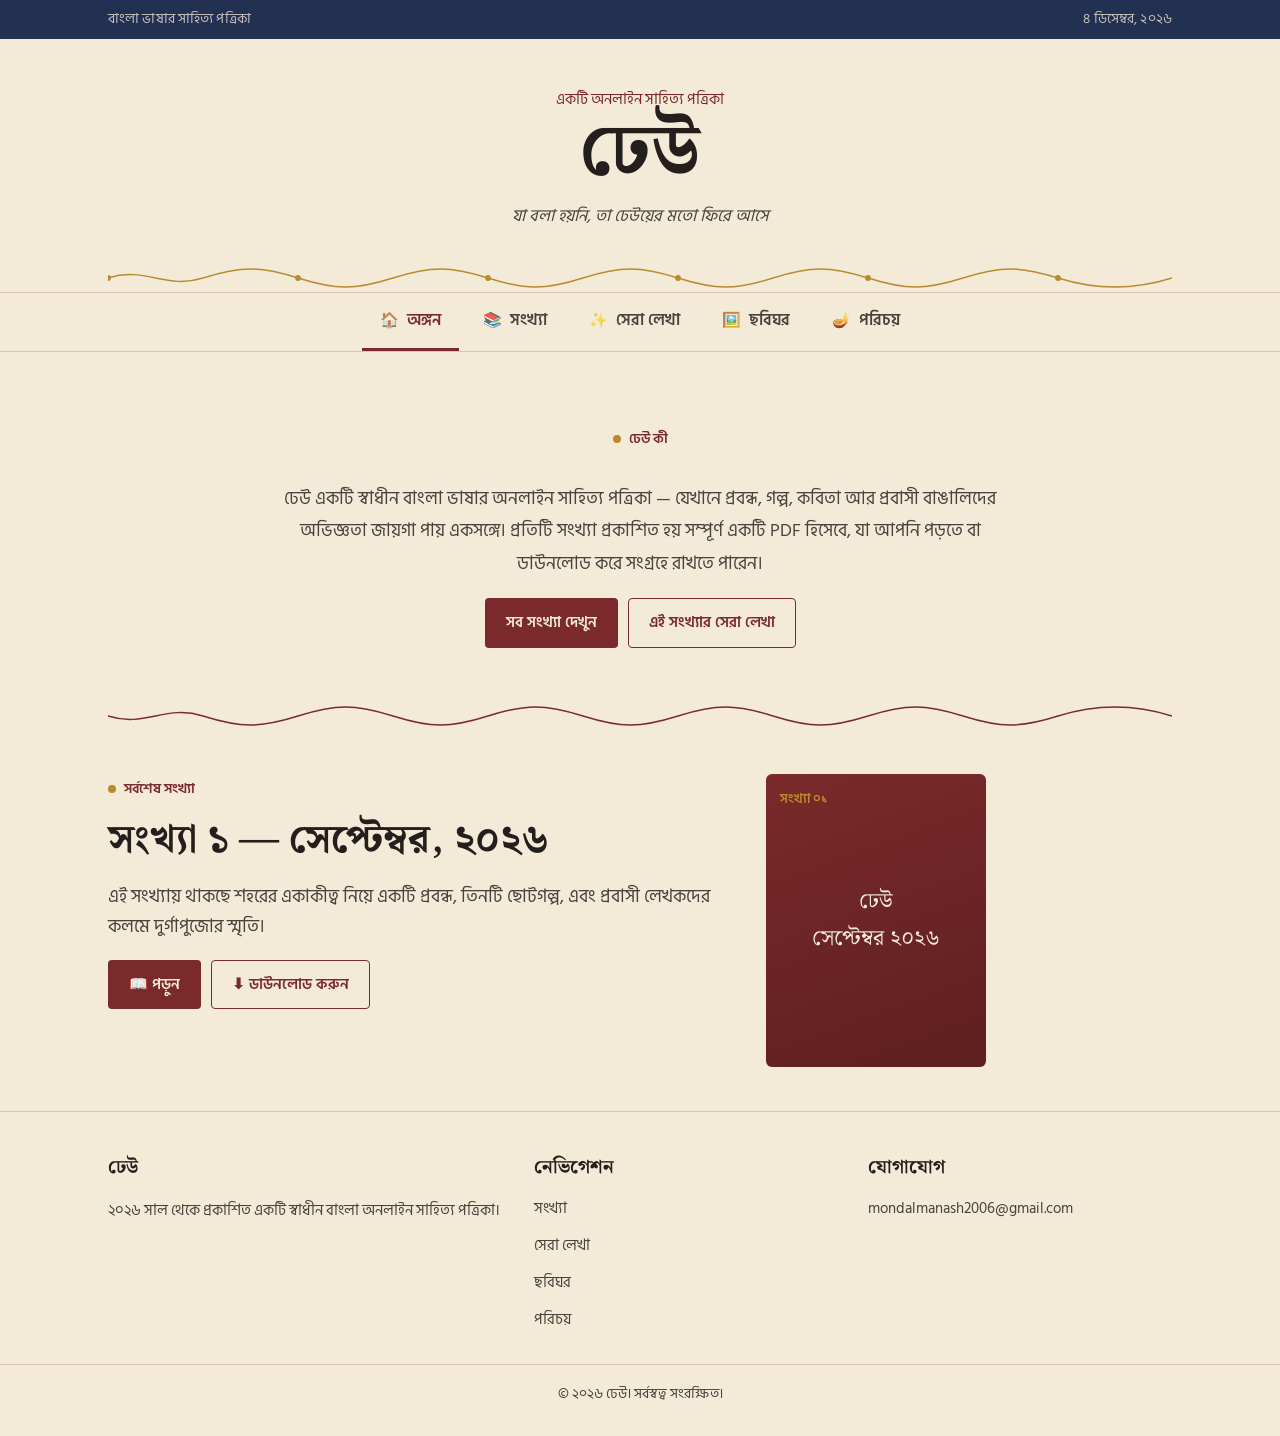
<file: index.html>
<!DOCTYPE html>
<html lang="bn">
<head>
<meta charset="UTF-8">
<meta name="viewport" content="width=device-width, initial-scale=1.0">
<title>ঢেউ — অনলাইন সাহিত্য পত্রিকা</title>
<meta name="description" content="ঢেউ — বাংলা ভাষার অনলাইন সাহিত্য পত্রিকা। প্রতিটি সংখ্যা সম্পূর্ণ PDF আকারে পড়ুন বা ডাউনলোড করুন।">
<link rel="stylesheet" href="styles.css">
</head>
<body>

<div class="utility-bar">
  <div class="wrap">
    <span class="lang-note">বাংলা ভাষার সাহিত্য পত্রিকা</span>
    <time id="today"></time>
  </div>
</div>

<header class="masthead">
  <div class="wrap">
    <span class="eyebrow">একটি অনলাইন সাহিত্য পত্রিকা</span>
    <h1>ঢেউ</h1>
    <p class="tagline">যা বলা হয়নি, তা ঢেউয়ের মতো ফিরে আসে</p>
  </div>
</header>

<svg class="alpona wrap" viewBox="0 0 1120 28" preserveAspectRatio="none" aria-hidden="true">
  <path d="M0 14 C 40 2, 60 26, 100 14 S 160 2, 200 14 S 260 26, 300 14 S 360 2, 400 14 S 460 26, 500 14 S 560 2, 600 14 S 660 26, 700 14 S 760 2, 800 14 S 860 26, 900 14 S 960 2, 1000 14 S 1080 26, 1120 14" fill="none" stroke="currentColor" stroke-width="1.4"/>
  <circle cx="0" cy="14" r="3" fill="currentColor"/>
  <circle cx="200" cy="14" r="3" fill="currentColor"/>
  <circle cx="400" cy="14" r="3" fill="currentColor"/>
  <circle cx="600" cy="14" r="3" fill="currentColor"/>
  <circle cx="800" cy="14" r="3" fill="currentColor"/>
  <circle cx="1000" cy="14" r="3" fill="currentColor"/>
</svg>

<nav class="main-nav" aria-label="প্রধান মেনু">
  <div class="wrap">
    <a href="index.html" class="active"><span class="icon">🏠</span> অঙ্গন</a>
    <a href="issues.html"><span class="icon">📚</span> সংখ্যা</a>
    <a href="sera-lekha.html"><span class="icon">✨</span> সেরা লেখা</a>
    <a href="chobighor.html"><span class="icon">🖼️</span> ছবিঘর</a>
    <a href="porichoy.html"><span class="icon">🪔</span> পরিচয়</a>
  </div>
</nav>

<main>

  <section class="hero">
    <div class="wrap mission-block">
      <span class="section-label">ঢেউ কী</span>
      <p>ঢেউ একটি স্বাধীন বাংলা ভাষার অনলাইন সাহিত্য পত্রিকা — যেখানে প্রবন্ধ, গল্প, কবিতা আর প্রবাসী বাঙালিদের অভিজ্ঞতা জায়গা পায় একসঙ্গে। প্রতিটি সংখ্যা প্রকাশিত হয় সম্পূর্ণ একটি PDF হিসেবে, যা আপনি পড়তে বা ডাউনলোড করে সংগ্রহে রাখতে পারেন।</p>
      <div class="btn-row" style="justify-content:center;">
        <a href="issues.html" class="btn btn-primary">সব সংখ্যা দেখুন</a>
        <a href="sera-lekha.html" class="btn btn-outline">এই সংখ্যার সেরা লেখা</a>
      </div>
    </div>
  </section>

  <svg class="alpona alpona--maroon wrap" viewBox="0 0 1120 28" preserveAspectRatio="none" aria-hidden="true">
    <path d="M0 14 C 40 26, 60 2, 100 14 S 160 26, 200 14 S 260 2, 300 14 S 360 26, 400 14 S 460 2, 500 14 S 560 26, 600 14 S 660 2, 700 14 S 760 26, 800 14 S 860 2, 900 14 S 960 26, 1000 14 S 1080 2, 1120 14" fill="none" stroke="currentColor" stroke-width="1.4"/>
  </svg>

  <section class="section-block">
    <div class="wrap hero-grid">
      <div class="feature">
        <span class="section-label">সর্বশেষ সংখ্যা</span>
        <h2>সংখ্যা ১ — সেপ্টেম্বর, ২০২৬</h2>
        <p class="dek">এই সংখ্যায় থাকছে শহরের একাকীত্ব নিয়ে একটি প্রবন্ধ, তিনটি ছোটগল্প, এবং প্রবাসী লেখকদের কলমে দুর্গাপুজোর স্মৃতি।</p>
        <div class="btn-row">
          <a href="issues/dheu-issue-01.pdf" target="_blank" class="btn btn-primary">📖 পড়ুন</a>
          <a href="issues/dheu-issue-01.pdf" download class="btn btn-outline">⬇ ডাউনলোড করুন</a>
        </div>
      </div>
      <aside class="issue-cover" style="max-width:220px; border-radius:6px;">
        <span class="issue-no">সংখ্যা ০১</span>
        ঢেউ<br>সেপ্টেম্বর ২০২৬
      </aside>
    </div>
  </section>

</main>

<footer id="porichoy-foot">
  <div class="wrap foot-grid">
    <div>
      <h4>ঢেউ</h4>
      <p>২০২৬ সাল থেকে প্রকাশিত একটি স্বাধীন বাংলা অনলাইন সাহিত্য পত্রিকা।</p>
    </div>
    <div>
      <h4>নেভিগেশন</h4>
      <ul>
        <li><a href="issues.html">সংখ্যা</a></li>
        <li><a href="sera-lekha.html">সেরা লেখা</a></li>
        <li><a href="chobighor.html">ছবিঘর</a></li>
        <li><a href="porichoy.html">পরিচয়</a></li>
      </ul>
    </div>
    <div>
      <h4>যোগাযোগ</h4>
      <ul>
        <li><a href="mailto:mondalmanash2006@gmail.com">mondalmanash2006@gmail.com</a></li>
      </ul>
    </div>
  </div>
  <div class="bottom-line">© ২০২৬ ঢেউ। সর্বস্বত্ব সংরক্ষিত।</div>
</footer>

<script src="script.js"></script>
</body>
</html>
</file>
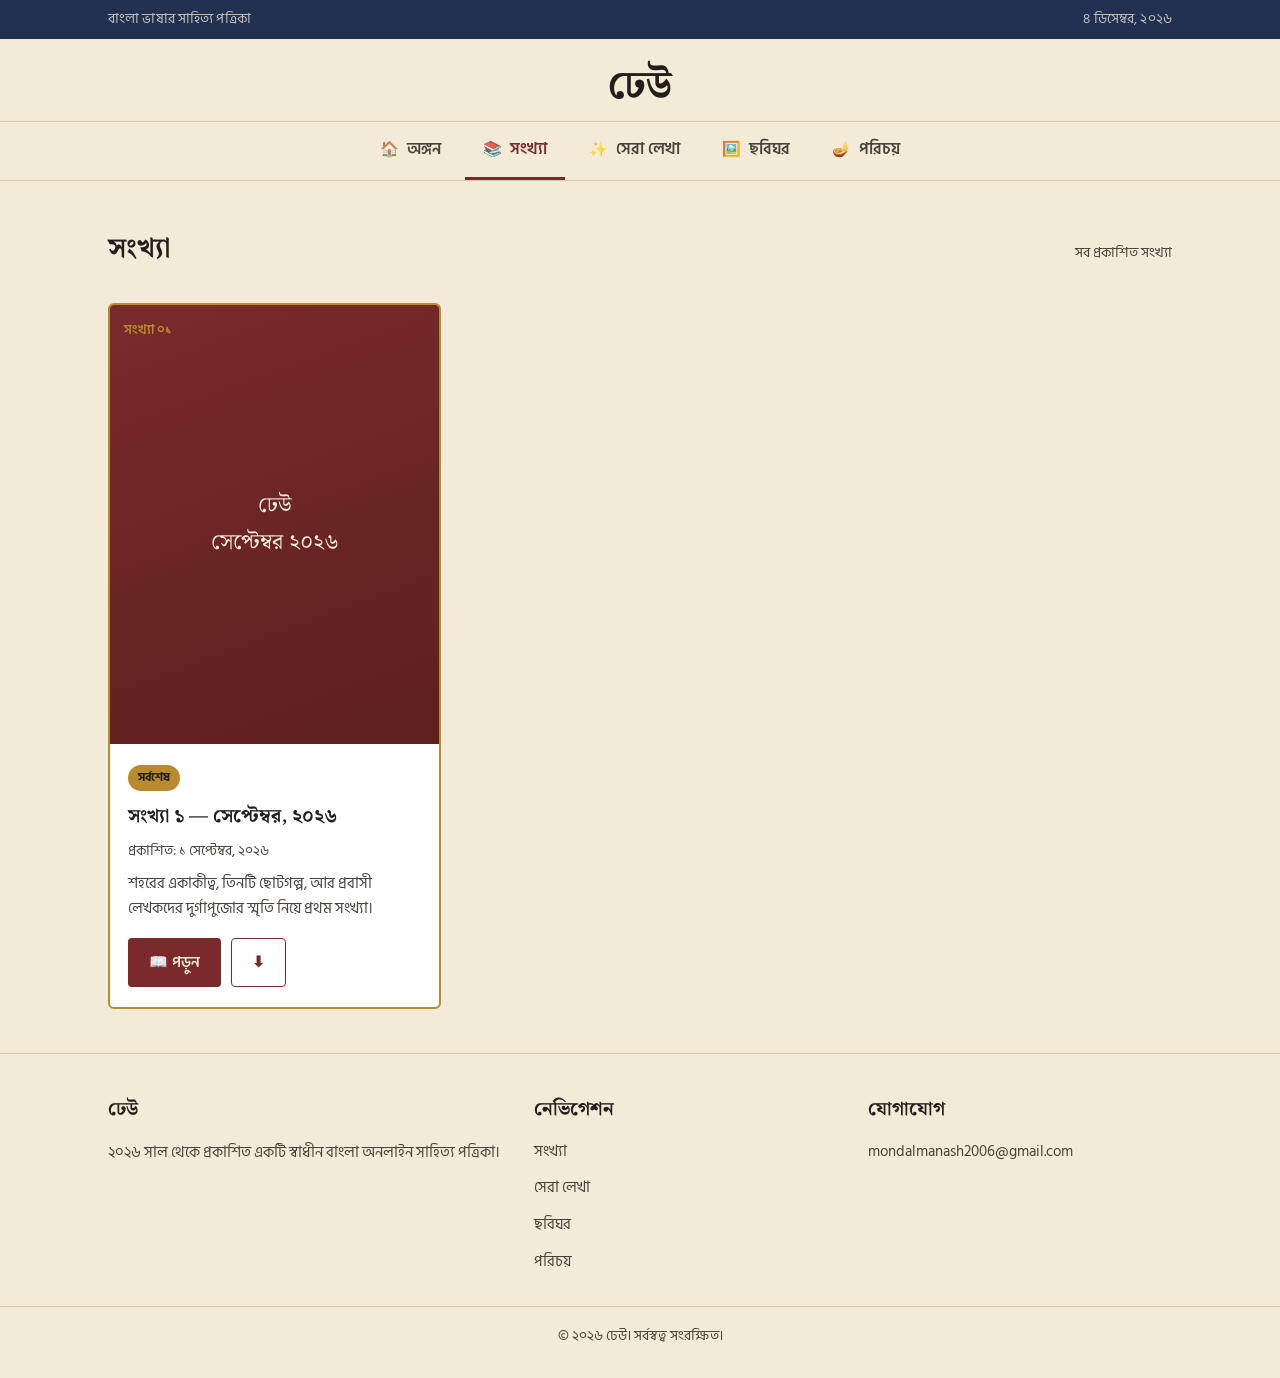
<file: issues.html>
<!DOCTYPE html>
<html lang="bn">
<head>
<meta charset="UTF-8">
<meta name="viewport" content="width=device-width, initial-scale=1.0">
<title>সংখ্যা — ঢেউ</title>
<meta name="description" content="ঢেউ পত্রিকার সব সংখ্যা, PDF আকারে পড়ুন বা ডাউনলোড করুন।">
<link rel="stylesheet" href="styles.css">
</head>
<body>

<div class="utility-bar">
  <div class="wrap">
    <span class="lang-note">বাংলা ভাষার সাহিত্য পত্রিকা</span>
    <time id="today"></time>
  </div>
</div>

<header class="masthead" style="padding: 26px 0 14px;">
  <div class="wrap">
    <a href="index.html"><h1 style="font-size: clamp(28px, 5vw, 40px);">ঢেউ</h1></a>
  </div>
</header>

<nav class="main-nav" aria-label="প্রধান মেনু">
  <div class="wrap">
    <a href="index.html"><span class="icon">🏠</span> অঙ্গন</a>
    <a href="issues.html" class="active"><span class="icon">📚</span> সংখ্যা</a>
    <a href="sera-lekha.html"><span class="icon">✨</span> সেরা লেখা</a>
    <a href="chobighor.html"><span class="icon">🖼️</span> ছবিঘর</a>
    <a href="porichoy.html"><span class="icon">🪔</span> পরিচয়</a>
  </div>
</nav>

<main>
  <section class="section-block">
    <div class="wrap">
      <div class="section-head">
        <h2>সংখ্যা</h2>
        <span class="kicker">সব প্রকাশিত সংখ্যা</span>
      </div>

      <div class="issue-grid">

        <div class="issue-card latest">
          <div class="issue-cover">
            <span class="issue-no">সংখ্যা ০১</span>
            ঢেউ<br>সেপ্টেম্বর ২০২৬
          </div>
          <div class="issue-info">
            <span class="badge-latest">সর্বশেষ</span>
            <h3>সংখ্যা ১ — সেপ্টেম্বর, ২০২৬</h3>
            <p class="meta">প্রকাশিত: ১ সেপ্টেম্বর, ২০২৬</p>
            <p>শহরের একাকীত্ব, তিনটি ছোটগল্প, আর প্রবাসী লেখকদের দুর্গাপুজোর স্মৃতি নিয়ে প্রথম সংখ্যা।</p>
            <div class="btn-row">
              <a href="issues/dheu-issue-01.pdf" target="_blank" class="btn btn-primary">📖 পড়ুন</a>
              <a href="issues/dheu-issue-01.pdf" download class="btn btn-outline">⬇</a>
            </div>
          </div>
        </div>

        <!-- আরও সংখ্যা প্রকাশিত হলে এখানে নতুন issue-card যোগ করুন -->

      </div>
    </div>
  </section>
</main>

<footer>
  <div class="wrap foot-grid">
    <div>
      <h4>ঢেউ</h4>
      <p>২০২৬ সাল থেকে প্রকাশিত একটি স্বাধীন বাংলা অনলাইন সাহিত্য পত্রিকা।</p>
    </div>
    <div>
      <h4>নেভিগেশন</h4>
      <ul>
        <li><a href="issues.html">সংখ্যা</a></li>
        <li><a href="sera-lekha.html">সেরা লেখা</a></li>
        <li><a href="chobighor.html">ছবিঘর</a></li>
        <li><a href="porichoy.html">পরিচয়</a></li>
      </ul>
    </div>
    <div>
      <h4>যোগাযোগ</h4>
      <ul>
        <li><a href="mailto:mondalmanash2006@gmail.com">mondalmanash2006@gmail.com</a></li>
      </ul>
    </div>
  </div>
  <div class="bottom-line">© ২০২৬ ঢেউ। সর্বস্বত্ব সংরক্ষিত।</div>
</footer>

<script src="script.js"></script>
</body>
</html>
</file>
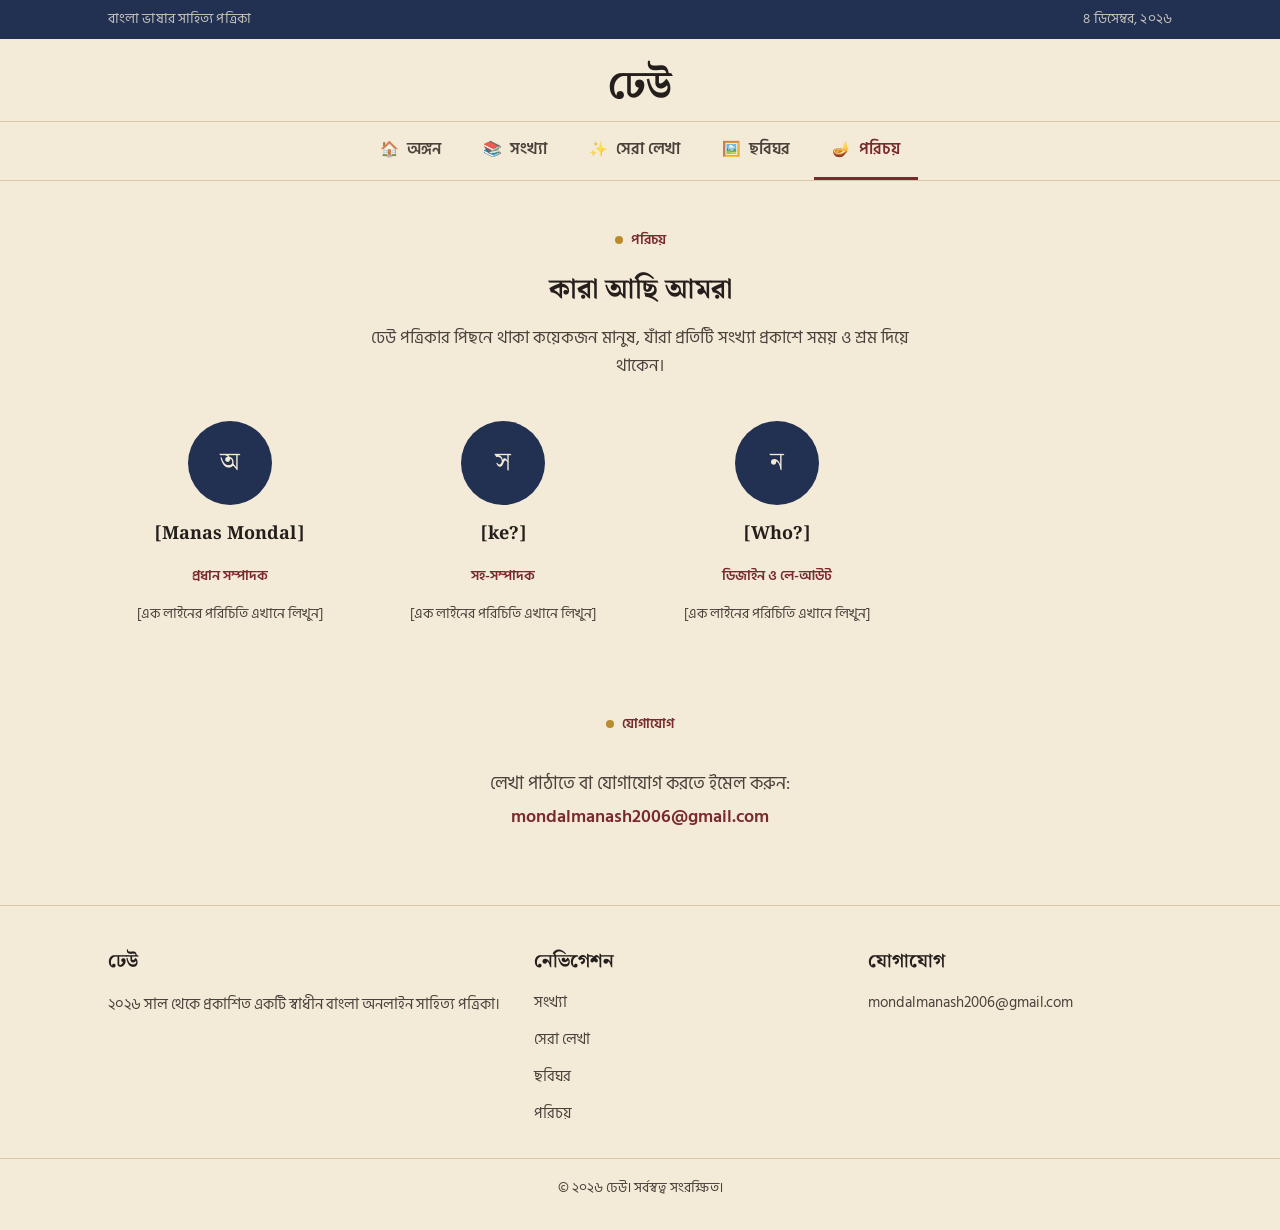
<file: porichoy.html>
<!DOCTYPE html>
<html lang="bn">
<head>
<meta charset="UTF-8">
<meta name="viewport" content="width=device-width, initial-scale=1.0">
<title>পরিচয় — ঢেউ</title>
<meta name="description" content="ঢেউ পত্রিকার পিছনের মানুষজন।">
<link rel="stylesheet" href="styles.css">
</head>
<body>

<div class="utility-bar">
  <div class="wrap">
    <span class="lang-note">বাংলা ভাষার সাহিত্য পত্রিকা</span>
    <time id="today"></time>
  </div>
</div>

<header class="masthead" style="padding: 26px 0 14px;">
  <div class="wrap">
    <a href="index.html"><h1 style="font-size: clamp(28px, 5vw, 40px);">ঢেউ</h1></a>
  </div>
</header>

<nav class="main-nav" aria-label="প্রধান মেনু">
  <div class="wrap">
    <a href="index.html"><span class="icon">🏠</span> অঙ্গন</a>
    <a href="issues.html"><span class="icon">📚</span> সংখ্যা</a>
    <a href="sera-lekha.html"><span class="icon">✨</span> সেরা লেখা</a>
    <a href="chobighor.html"><span class="icon">🖼️</span> ছবিঘর</a>
    <a href="porichoy.html" class="active"><span class="icon">🪔</span> পরিচয়</a>
  </div>
</nav>

<main>
  <section class="section-block">
    <div class="wrap">
      <div class="section-head" style="display:block; text-align:center;">
        <span class="section-label">পরিচয়</span>
        <h2>কারা আছি আমরা</h2>
        <p style="color:var(--ink-soft); max-width:60ch; margin: 10px auto 0;">ঢেউ পত্রিকার পিছনে থাকা কয়েকজন মানুষ, যাঁরা প্রতিটি সংখ্যা প্রকাশে সময় ও শ্রম দিয়ে থাকেন।</p>
      </div>

      <div class="team-grid" style="margin-top:40px;">
        <div class="team-card">
          <div class="team-avatar">অ</div>
          <h3>[Manas Mondal]</h3>
          <p class="role">প্রধান সম্পাদক</p>
          <p>[এক লাইনের পরিচিতি এখানে লিখুন]</p>
        </div>
        <div class="team-card">
          <div class="team-avatar">স</div>
          <h3>[ke?]</h3>
          <p class="role">সহ-সম্পাদক</p>
          <p>[এক লাইনের পরিচিতি এখানে লিখুন]</p>
        </div>
        <div class="team-card">
          <div class="team-avatar">ন</div>
          <h3>[Who?]</h3>
          <p class="role">ডিজাইন ও লে-আউট</p>
          <p>[এক লাইনের পরিচিতি এখানে লিখুন]</p>
        </div>
      </div>

      <div class="mission-block" style="margin-top:50px;">
        <span class="section-label">যোগাযোগ</span>
        <p>লেখা পাঠাতে বা যোগাযোগ করতে ইমেল করুন:<br>
        <a href="mailto:mondalmanash2006@gmail.com" style="color: var(--maroon); font-weight:600;">mondalmanash2006@gmail.com</a></p>
      </div>
    </div>
  </section>
</main>

<footer>
  <div class="wrap foot-grid">
    <div>
      <h4>ঢেউ</h4>
      <p>২০২৬ সাল থেকে প্রকাশিত একটি স্বাধীন বাংলা অনলাইন সাহিত্য পত্রিকা।</p>
    </div>
    <div>
      <h4>নেভিগেশন</h4>
      <ul>
        <li><a href="issues.html">সংখ্যা</a></li>
        <li><a href="sera-lekha.html">সেরা লেখা</a></li>
        <li><a href="chobighor.html">ছবিঘর</a></li>
        <li><a href="porichoy.html">পরিচয়</a></li>
      </ul>
    </div>
    <div>
      <h4>যোগাযোগ</h4>
      <ul>
        <li><a href="mailto:mondalmanash2006@gmail.com">mondalmanash2006@gmail.com</a></li>
      </ul>
    </div>
  </div>
  <div class="bottom-line">© ২০২৬ ঢেউ। সর্বস্বত্ব সংরক্ষিত।</div>
</footer>

<script src="script.js"></script>
</body>
</html>
</file>
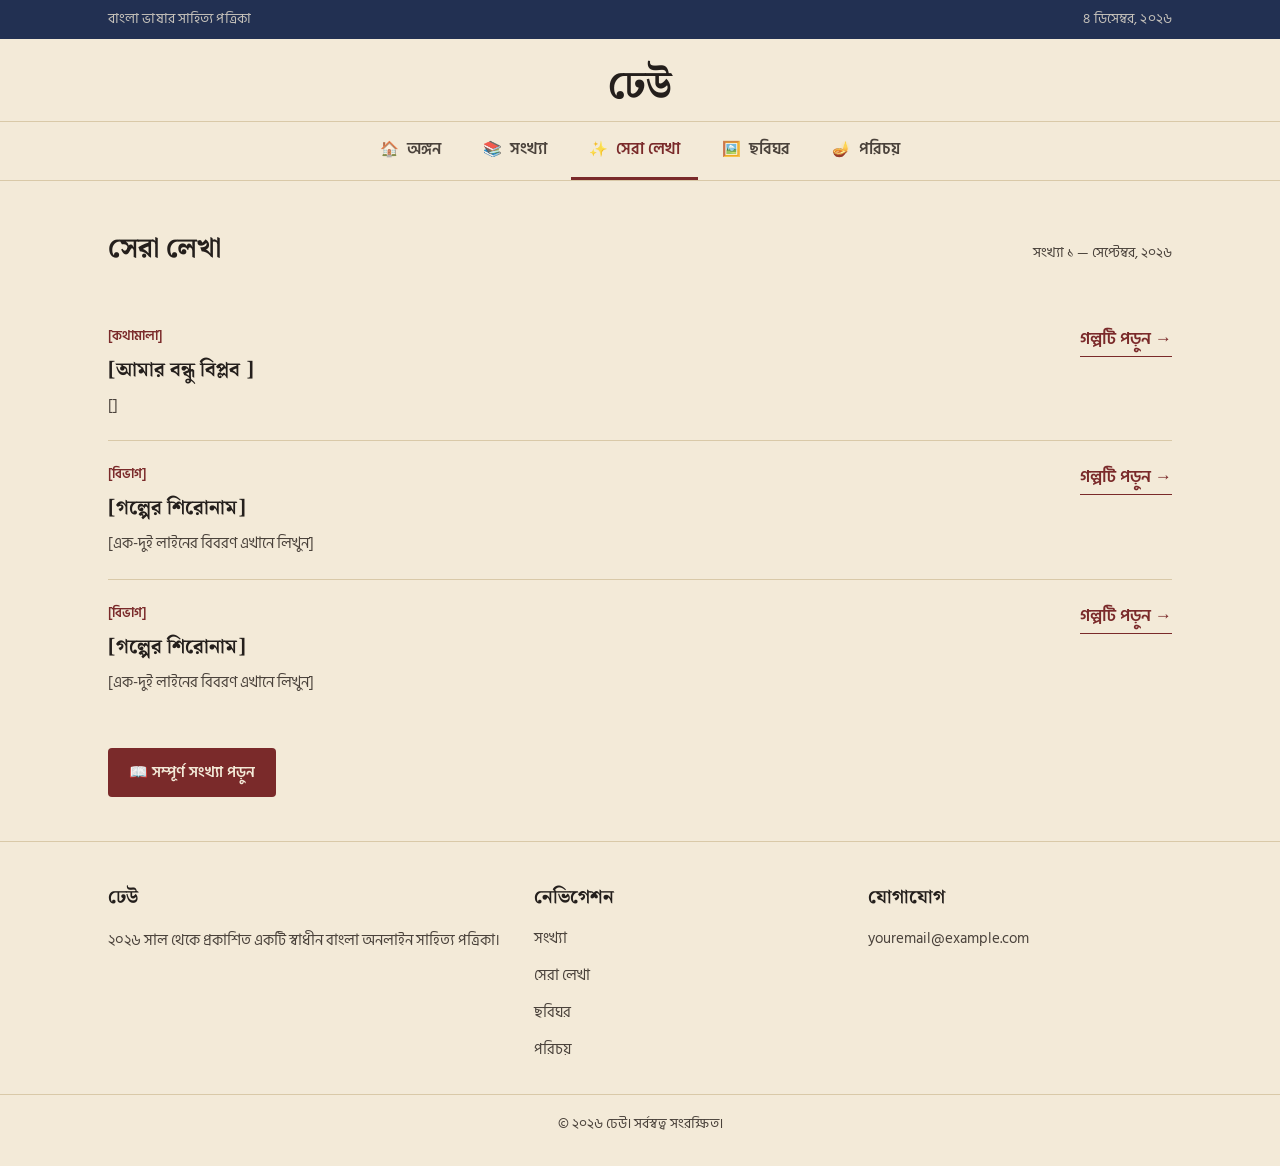
<file: sera-lekha.html>
<!DOCTYPE html>
<html lang="bn">
<head>
<meta charset="UTF-8">
<meta name="viewport" content="width=device-width, initial-scale=1.0">
<title>সেরা লেখা — ঢেউ</title>
<meta name="description" content="ঢেউ পত্রিকার বর্তমান সংখ্যার সেরা লেখাগুলো।">
<link rel="stylesheet" href="styles.css">
</head>
<body>

<div class="utility-bar">
  <div class="wrap">
    <span class="lang-note">বাংলা ভাষার সাহিত্য পত্রিকা</span>
    <time id="today"></time>
  </div>
</div>

<header class="masthead" style="padding: 26px 0 14px;">
  <div class="wrap">
    <a href="index.html"><h1 style="font-size: clamp(28px, 5vw, 40px);">ঢেউ</h1></a>
  </div>
</header>

<nav class="main-nav" aria-label="প্রধান মেনু">
  <div class="wrap">
    <a href="index.html"><span class="icon">🏠</span> অঙ্গন</a>
    <a href="issues.html"><span class="icon">📚</span> সংখ্যা</a>
    <a href="sera-lekha.html" class="active"><span class="icon">✨</span> সেরা লেখা</a>
    <a href="chobighor.html"><span class="icon">🖼️</span> ছবিঘর</a>
    <a href="porichoy.html"><span class="icon">🪔</span> পরিচয়</a>
  </div>
</nav>

<main>
  <section class="section-block">
    <div class="wrap">
      <div class="section-head">
        <h2>সেরা লেখা</h2>
        <span class="kicker">সংখ্যা ১ — সেপ্টেম্বর, ২০২৬</span>
      </div>

      <div>
        <!-- একটি গল্প — এটি কপি করে নতুন গল্প যোগ করুন -->
        <div class="story-card">
          <div>
            <span class="tag">[কথামালা]</span>
            <h3>[আমার বন্ধু বিপ্লব ]</h3>
            <p>[]</p>
          </div>
          <a href="issues/stories/story-01.pdf" target="_blank" class="story-link">গল্পটি পড়ুন →</a>
        </div>

        <div class="story-card">
          <div>
            <span class="tag">[বিভাগ]</span>
            <h3>[গল্পের শিরোনাম]</h3>
            <p>[এক-দুই লাইনের বিবরণ এখানে লিখুন]</p>
          </div>
          <a href="issues/stories/story-02.pdf" target="_blank" class="story-link">গল্পটি পড়ুন →</a>
        </div>

        <div class="story-card">
          <div>
            <span class="tag">[বিভাগ]</span>
            <h3>[গল্পের শিরোনাম]</h3>
            <p>[এক-দুই লাইনের বিবরণ এখানে লিখুন]</p>
          </div>
          <a href="issues/stories/story-03.pdf" target="_blank" class="story-link">গল্পটি পড়ুন →</a>
        </div>
      </div>

      <div class="btn-row" style="margin-top:30px;">
        <a href="issues/dheu-issue-01.pdf" target="_blank" class="btn btn-primary">📖 সম্পূর্ণ সংখ্যা পড়ুন</a>
      </div>
    </div>
  </section>
</main>

<footer>
  <div class="wrap foot-grid">
    <div>
      <h4>ঢেউ</h4>
      <p>২০২৬ সাল থেকে প্রকাশিত একটি স্বাধীন বাংলা অনলাইন সাহিত্য পত্রিকা।</p>
    </div>
    <div>
      <h4>নেভিগেশন</h4>
      <ul>
        <li><a href="issues.html">সংখ্যা</a></li>
        <li><a href="sera-lekha.html">সেরা লেখা</a></li>
        <li><a href="chobighor.html">ছবিঘর</a></li>
        <li><a href="porichoy.html">পরিচয়</a></li>
      </ul>
    </div>
    <div>
      <h4>যোগাযোগ</h4>
      <ul>
        <li><a href="mailto:youremail@example.com">youremail@example.com</a></li>
      </ul>
    </div>
  </div>
  <div class="bottom-line">© ২০২৬ ঢেউ। সর্বস্বত্ব সংরক্ষিত।</div>
</footer>

<script src="script.js"></script>
</body>
</html>
</file>
<file: styles.css>
/* ঢেউ — shared styles */

@import url('https://fonts.googleapis.com/css2?family=Noto+Serif+Bengali:wght@400;500;600;700&family=Hind+Siliguri:wght@400;500;600;700&display=swap');

:root {
  --paper: #F3EAD8;
  --paper-dim: #EADFC7;
  --ink: #241F1C;
  --ink-soft: #4A423B;
  --maroon: #7A2A2A;
  --maroon-deep: #5E1F1F;
  --indigo: #223052;
  --gold: #B98A2E;
  --line: #D9C9A8;
  --max-w: 1120px;
}

* { box-sizing: border-box; }

html { scroll-behavior: smooth; }

body {
  margin: 0;
  background: var(--paper);
  color: var(--ink);
  font-family: 'Hind Siliguri', sans-serif;
  font-size: 17px;
  line-height: 1.7;
  -webkit-font-smoothing: antialiased;
}

h1, h2, h3, .headline {
  font-family: 'Noto Serif Bengali', serif;
  font-weight: 700;
  color: var(--ink);
  margin: 0;
}

a { color: inherit; text-decoration: none; }

img { max-width: 100%; display: block; }

.wrap {
  max-width: var(--max-w);
  margin: 0 auto;
  padding: 0 28px;
}

/* focus visibility */
a:focus-visible, button:focus-visible {
  outline: 2px solid var(--maroon);
  outline-offset: 3px;
}

@media (prefers-reduced-motion: reduce) {
  * { animation: none !important; transition: none !important; scroll-behavior: auto !important; }
}

/* ---------- Alpona motif (signature line-art divider) ---------- */
.alpona {
  display: block;
  width: 100%;
  height: 28px;
  color: var(--gold);
}
.alpona--maroon { color: var(--maroon); }

/* ---------- Top utility bar ---------- */
.utility-bar {
  background: var(--indigo);
  color: var(--paper);
  font-size: 13.5px;
  letter-spacing: .01em;
}
.utility-bar .wrap {
  display: flex;
  justify-content: space-between;
  align-items: center;
  padding-top: 8px;
  padding-bottom: 8px;
}
.utility-bar time { opacity: .78; }
.utility-bar .lang-note { opacity: .78; }

/* ---------- Masthead ---------- */
.masthead {
  padding: 46px 0 18px;
  text-align: center;
  position: relative;
}
.masthead .eyebrow {
  font-family: 'Hind Siliguri', sans-serif;
  font-size: 14.5px;
  color: var(--maroon);
  margin-bottom: 10px;
}
.masthead h1 {
  font-size: clamp(42px, 8vw, 74px);
  letter-spacing: .01em;
  line-height: 1.05;
}
.masthead .tagline {
  font-style: italic;
  color: var(--ink-soft);
  margin-top: 10px;
  font-size: 16.5px;
}

/* ---------- Nav ---------- */
nav.main-nav {
  background: var(--paper);
  border-top: 1px solid var(--line);
  border-bottom: 1px solid var(--line);
  position: sticky;
  top: 0;
  z-index: 20;
}
nav.main-nav .wrap {
  display: flex;
  justify-content: center;
  gap: 6px;
  flex-wrap: wrap;
}
nav.main-nav a {
  display: flex;
  align-items: center;
  gap: 8px;
  padding: 14px 18px;
  font-size: 16px;
  font-weight: 600;
  color: var(--ink-soft);
  border-bottom: 3px solid transparent;
  transition: color .15s ease, border-color .15s ease;
}
nav.main-nav a:hover,
nav.main-nav a.active {
  color: var(--maroon);
  border-bottom-color: var(--maroon);
}
nav.main-nav .icon { font-size: 15px; opacity: .85; }

.nav-toggle { display: none; }

/* ---------- Hero / featured story ---------- */
.hero {
  padding: 52px 0 44px;
}
.hero-grid {
  display: grid;
  grid-template-columns: 1.5fr 1fr;
  gap: 48px;
  align-items: start;
}
.section-label {
  font-size: 14px;
  color: var(--maroon);
  font-weight: 600;
  margin-bottom: 14px;
  display: inline-block;
  position: relative;
  padding-left: 16px;
}
.section-label::before {
  content: "";
  position: absolute;
  left: 0;
  top: 50%;
  transform: translateY(-50%);
  width: 8px;
  height: 8px;
  background: var(--gold);
  border-radius: 50%;
}
.feature h2 {
  font-size: clamp(28px, 3.6vw, 40px);
  line-height: 1.25;
  margin-bottom: 16px;
}
.feature .dek {
  color: var(--ink-soft);
  font-size: 17.5px;
  max-width: 62ch;
  margin-bottom: 18px;
}
.feature .byline {
  font-size: 14.5px;
  color: var(--maroon);
  font-weight: 600;
}
.feature .read-more {
  display: inline-block;
  margin-top: 22px;
  font-weight: 600;
  color: var(--maroon);
  border-bottom: 1px solid var(--maroon);
  padding-bottom: 2px;
}

.sidelist { display: flex; flex-direction: column; gap: 22px; }
.sidelist .item {
  padding-bottom: 22px;
  border-bottom: 1px solid var(--line);
}
.sidelist .item:last-child { border-bottom: none; }
.sidelist .item h3 {
  font-size: 19px;
  line-height: 1.4;
  margin-bottom: 6px;
}
.sidelist .item .meta {
  font-size: 13.5px;
  color: var(--ink-soft);
}

/* ---------- Section blocks ---------- */
.section-block { padding: 44px 0; }
.section-block.tinted { background: var(--paper-dim); }
.section-block .section-head {
  display: flex;
  justify-content: space-between;
  align-items: baseline;
  margin-bottom: 30px;
}
.section-block .section-head h2 { font-size: 28px; }
.section-block .section-head .kicker {
  font-family: 'Hind Siliguri', sans-serif;
  font-size: 14px;
  color: var(--ink-soft);
}

.card-row {
  display: grid;
  grid-template-columns: repeat(3, 1fr);
  gap: 30px;
}
.card h3 {
  font-size: 20px;
  line-height: 1.4;
  margin-bottom: 8px;
}
.card p {
  color: var(--ink-soft);
  font-size: 15.5px;
  margin: 0 0 10px;
}
.card .tag {
  font-size: 13px;
  color: var(--maroon);
  font-weight: 600;
}

/* International voices — indigo band, distinct rhythm from the rest */
.voices {
  background: var(--indigo);
  color: var(--paper);
  padding: 50px 0;
}
.voices .section-label { color: var(--gold); }
.voices .section-label::before { background: var(--gold); }
.voices h2 { color: var(--paper); }
.voices-row {
  display: grid;
  grid-template-columns: repeat(2, 1fr);
  gap: 34px;
  margin-top: 26px;
}
.voices .item h3 { color: var(--paper); font-size: 21px; margin-bottom: 8px; }
.voices .item p { color: #D8CFC0; font-size: 15.5px; }
.voices .item .place { color: var(--gold); font-size: 13.5px; font-weight: 600; }

/* ---------- Footer ---------- */
footer {
  border-top: 1px solid var(--line);
  padding: 40px 0 30px;
}
footer .foot-grid {
  display: grid;
  grid-template-columns: 1.3fr 1fr 1fr;
  gap: 30px;
}
footer h4 {
  font-family: 'Noto Serif Bengali', serif;
  font-size: 19px;
  margin: 0 0 10px;
}
footer p, footer a { color: var(--ink-soft); font-size: 14.5px; }
footer ul { list-style: none; padding: 0; margin: 0; display: flex; flex-direction: column; gap: 8px; }
footer .bottom-line {
  margin-top: 30px;
  padding-top: 18px;
  border-top: 1px solid var(--line);
  font-size: 13.5px;
  color: var(--ink-soft);
  text-align: center;
}

/* ---------- Article page ---------- */
.article-head {
  padding: 40px 0 20px;
  max-width: 760px;
  margin: 0 auto;
}
.article-head .section-label { margin-bottom: 16px; }
.article-head h1 {
  font-size: clamp(30px, 4.5vw, 46px);
  line-height: 1.3;
}
.article-head .dek {
  font-size: 18px;
  color: var(--ink-soft);
  margin-top: 16px;
}
.article-meta {
  display: flex;
  gap: 16px;
  align-items: center;
  margin-top: 22px;
  font-size: 14.5px;
  color: var(--ink-soft);
}
.article-meta .byline { color: var(--maroon); font-weight: 600; }

.article-body {
  max-width: 700px;
  margin: 0 auto;
  padding: 10px 0 60px;
  font-size: 18px;
  line-height: 1.9;
}
.article-body p { margin: 0 0 22px; }
.article-body .drop::first-letter {
  font-family: 'Noto Serif Bengali', serif;
  font-size: 3.4em;
  float: left;
  line-height: .85;
  padding-right: 10px;
  padding-top: 4px;
  color: var(--maroon);
  font-weight: 700;
}
.article-body blockquote {
  border-left: 3px solid var(--gold);
  margin: 32px 0;
  padding: 4px 0 4px 24px;
  font-style: italic;
  font-size: 20px;
  color: var(--maroon-deep);
}

.back-link {
  display: inline-flex;
  align-items: center;
  gap: 8px;
  font-weight: 600;
  color: var(--maroon);
  margin-bottom: 8px;
}

/* ---------- Responsive ---------- */
@media (max-width: 860px) {
  .hero-grid { grid-template-columns: 1fr; gap: 36px; }
  .card-row { grid-template-columns: 1fr; }
  .voices-row { grid-template-columns: 1fr; }
  footer .foot-grid { grid-template-columns: 1fr; }
  nav.main-nav a { padding: 12px 12px; font-size: 14.5px; }
  .utility-bar .wrap { flex-direction: column; gap: 4px; text-align: center; padding: 8px 0; }
}

/* ---------- Buttons ---------- */
.btn {
  display: inline-flex;
  align-items: center;
  gap: 8px;
  padding: 11px 20px;
  font-weight: 600;
  font-size: 15px;
  border-radius: 4px;
  font-family: 'Hind Siliguri', sans-serif;
  cursor: pointer;
  border: 1.5px solid transparent;
}
.btn-primary { background: var(--maroon); color: var(--paper); }
.btn-primary:hover { background: var(--maroon-deep); }
.btn-outline { border-color: var(--maroon); color: var(--maroon); }
.btn-outline:hover { background: var(--maroon); color: var(--paper); }
.btn-row { display: flex; gap: 10px; flex-wrap: wrap; margin-top: 16px; }

/* ---------- Issue cards ---------- */
.issue-grid {
  display: grid;
  grid-template-columns: repeat(auto-fill, minmax(260px, 1fr));
  gap: 32px;
}
.issue-card {
  background: #fff;
  border: 1px solid var(--line);
  border-radius: 6px;
  overflow: hidden;
  display: flex;
  flex-direction: column;
}
.issue-cover {
  aspect-ratio: 3 / 4;
  background: linear-gradient(160deg, var(--maroon) 0%, var(--maroon-deep) 100%);
  display: flex;
  align-items: center;
  justify-content: center;
  color: var(--paper);
  font-family: 'Noto Serif Bengali', serif;
  font-size: 22px;
  text-align: center;
  padding: 20px;
  position: relative;
}
.issue-cover .issue-no {
  position: absolute;
  top: 14px;
  left: 14px;
  font-size: 13px;
  font-family: 'Hind Siliguri', sans-serif;
  color: var(--gold);
  font-weight: 600;
}
.issue-card .issue-info { padding: 18px 18px 20px; }
.issue-card h3 { font-size: 19px; margin-bottom: 6px; }
.issue-card .meta { font-size: 13.5px; color: var(--ink-soft); margin-bottom: 10px; }
.issue-card p { font-size: 14.5px; color: var(--ink-soft); margin: 0 0 6px; }
.issue-card.latest { border-color: var(--gold); border-width: 2px; }
.badge-latest {
  display: inline-block;
  background: var(--gold);
  color: var(--ink);
  font-size: 12px;
  font-weight: 700;
  padding: 3px 10px;
  border-radius: 20px;
  margin-bottom: 10px;
}

/* ---------- Top stories ---------- */
.story-card {
  border-bottom: 1px solid var(--line);
  padding: 22px 0;
  display: flex;
  justify-content: space-between;
  align-items: flex-start;
  gap: 20px;
  flex-wrap: wrap;
}
.story-card:last-child { border-bottom: none; }
.story-card .tag {
  font-size: 13px;
  color: var(--maroon);
  font-weight: 600;
  margin-bottom: 6px;
  display: block;
}
.story-card h3 { font-size: 20px; margin-bottom: 6px; }
.story-card p { color: var(--ink-soft); font-size: 15px; margin: 0; max-width: 60ch; }
.story-card .story-link {
  white-space: nowrap;
  color: var(--maroon);
  font-weight: 600;
  border-bottom: 1px solid var(--maroon);
  padding-bottom: 2px;
}

/* ---------- Team ---------- */
.team-grid {
  display: grid;
  grid-template-columns: repeat(auto-fill, minmax(220px, 1fr));
  gap: 30px;
}
.team-card { text-align: center; }
.team-avatar {
  width: 84px;
  height: 84px;
  border-radius: 50%;
  background: var(--indigo);
  color: var(--paper);
  display: flex;
  align-items: center;
  justify-content: center;
  font-family: 'Noto Serif Bengali', serif;
  font-size: 26px;
  margin: 0 auto 14px;
}
.team-card h3 { font-size: 18px; margin-bottom: 4px; }
.team-card .role { font-size: 14px; color: var(--maroon); font-weight: 600; margin-bottom: 8px; }
.team-card p { font-size: 14px; color: var(--ink-soft); }

.mission-block {
  max-width: 720px;
  margin: 0 auto;
  text-align: center;
  padding: 20px 0 10px;
}
.mission-block p { font-size: 18px; color: var(--ink-soft); line-height: 1.8; }

/* ---------- Photo series (ছবিঘর) ---------- */
.series-block {
  margin-bottom: 56px;
  padding-bottom: 40px;
  border-bottom: 1px solid var(--line);
}
.series-block:last-child { border-bottom: none; }
.series-head { margin-bottom: 18px; }
.series-head h3 { font-size: 22px; margin-bottom: 6px; }
.series-head .by { font-size: 14.5px; color: var(--maroon); font-weight: 600; }
.series-head p { color: var(--ink-soft); font-size: 15px; margin-top: 6px; max-width: 65ch; }

.photo-grid {
  display: grid;
  grid-template-columns: repeat(auto-fill, minmax(220px, 1fr));
  gap: 14px;
  margin-top: 18px;
}
.photo-grid img {
  width: 100%;
  aspect-ratio: 4 / 3;
  object-fit: cover;
  border-radius: 4px;
  border: 1px solid var(--line);
}
</file>
